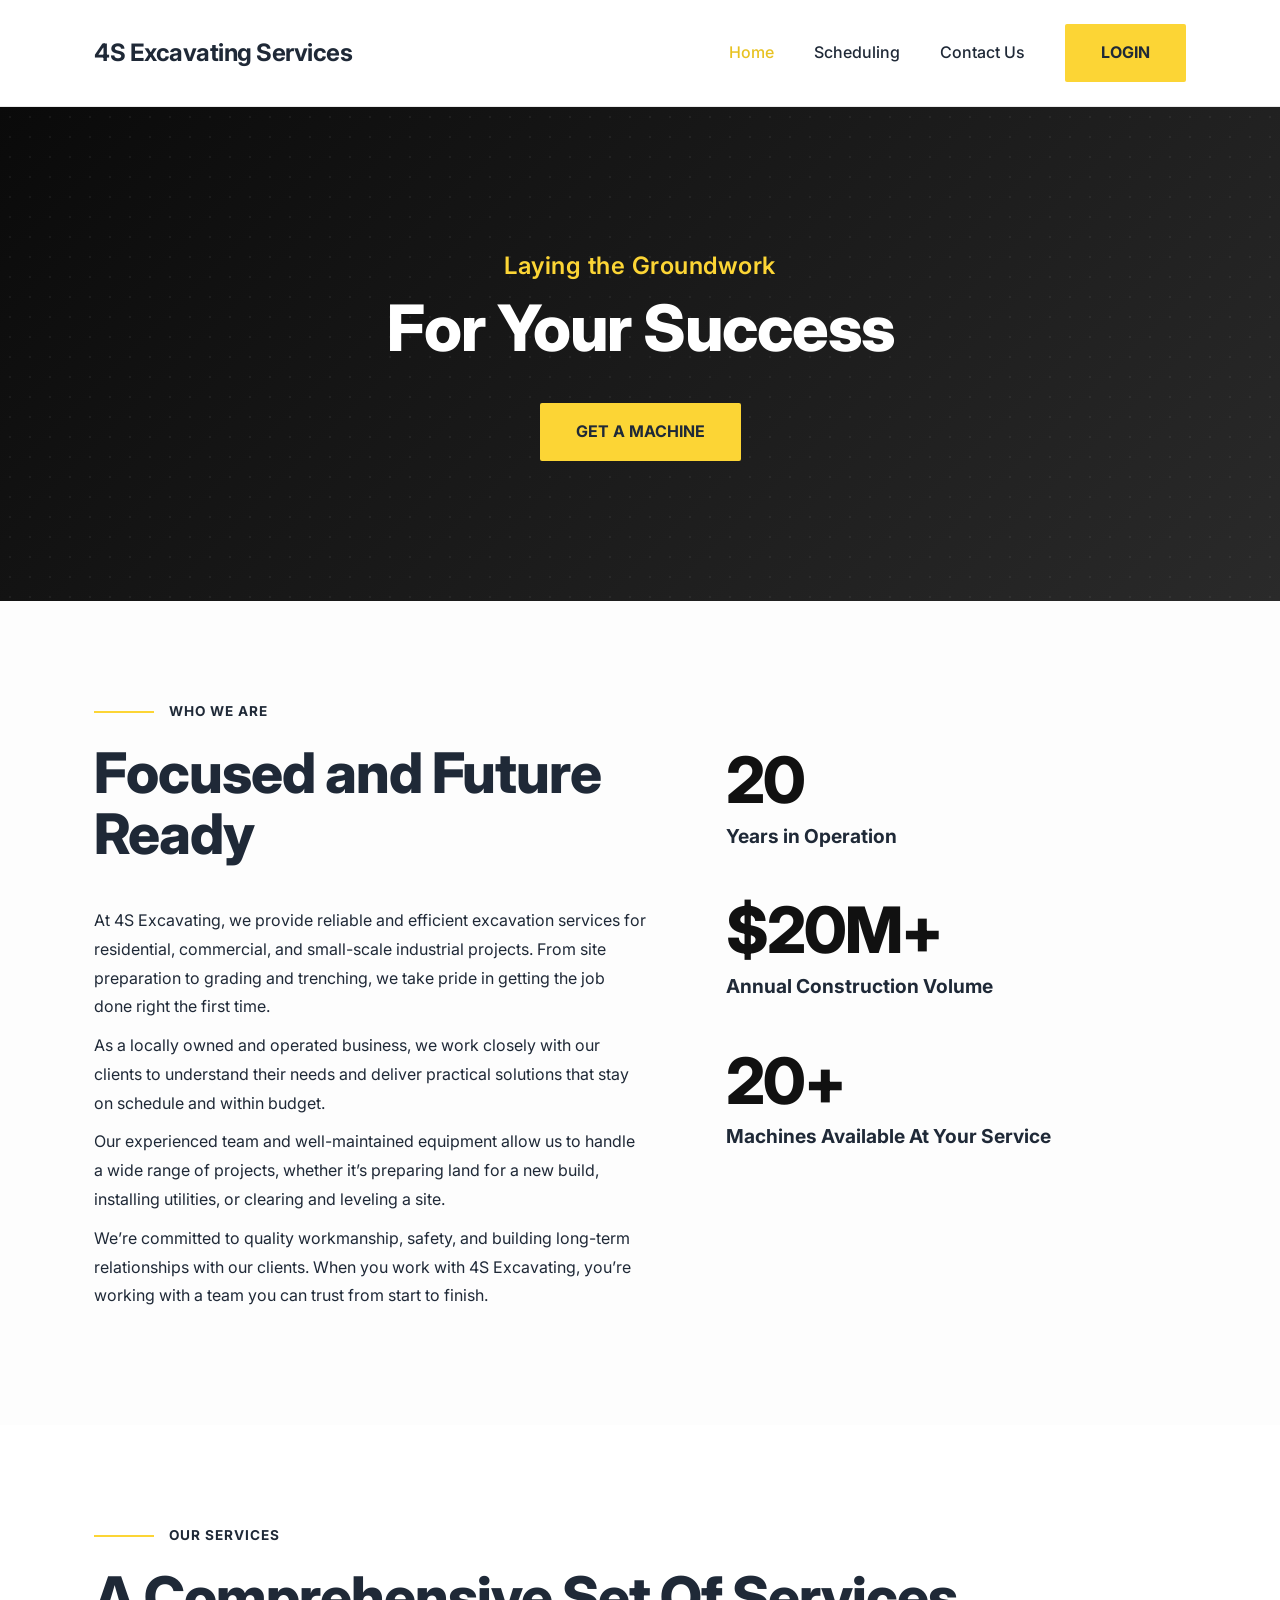
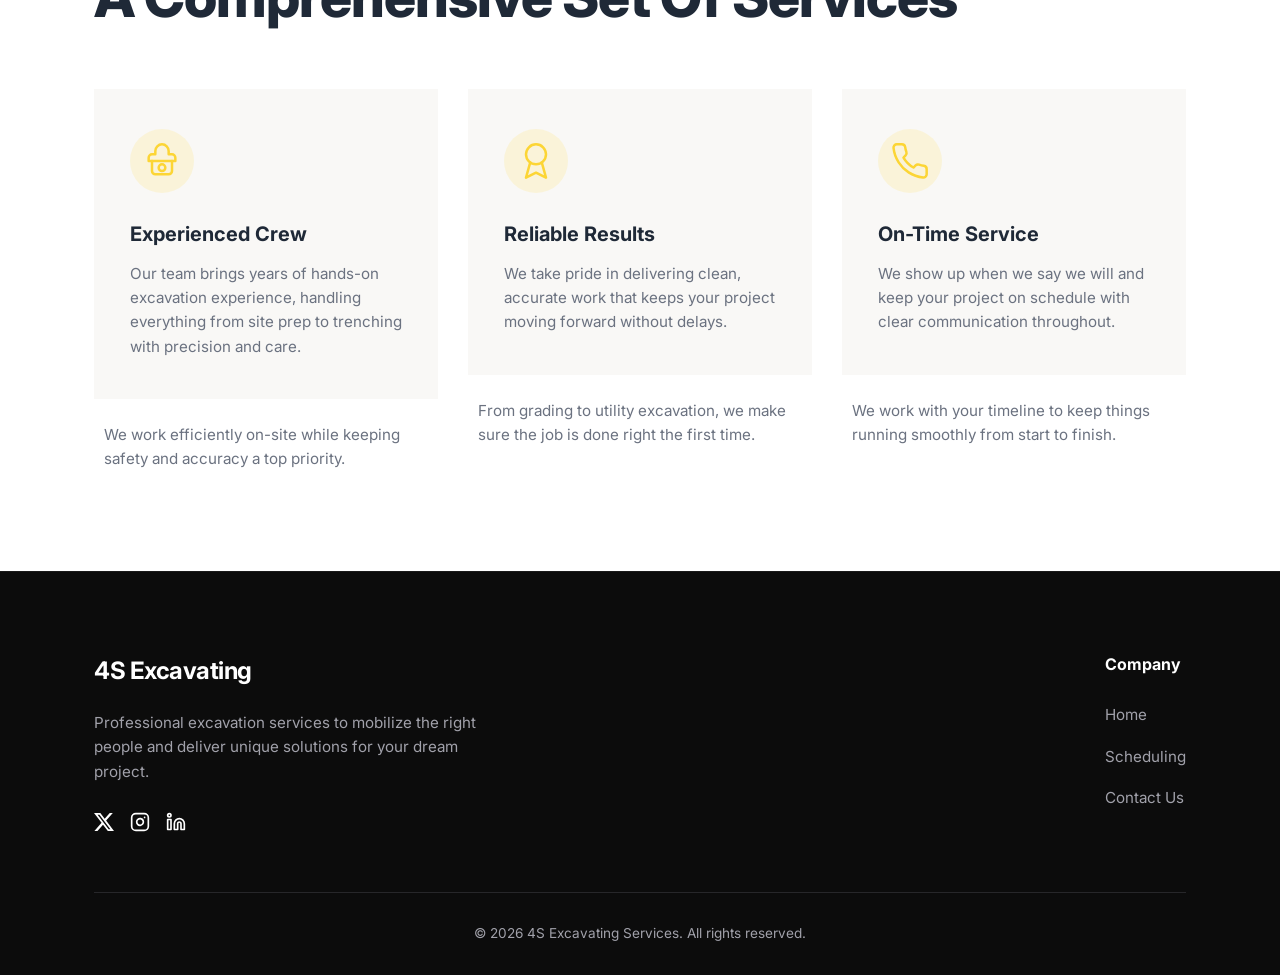
<file: index.html>
<!-- 
Shreyas Hegde
2026-03-28
landing page for the site
-->

<!DOCTYPE html>
<html lang="en">

<head>
    <meta charset="UTF-8">
    <meta name="viewport" content="width=device-width, initial-scale=1.0">
    <meta name="description" content="4S Excavating Services - Professional for your dream project.">
    <title>4S Excavating Services</title>
    <link rel="stylesheet" href="styles/style.css">
    <script src="js/mobileMenu.js"></script>
    <script src="js/script.js"></script>
</head>

<body>
    <!-- Navbar -->
    <header class="header">
        <div class="container nav-container">
            <a href="#" class="logo">4S Excavating Services</a>
            <nav class="nav">
                <ul class="nav-list">
                    <li><a href="index.html" class="nav-link active"><span class="link-text">Home</span><span
                                class="mobile-arrow">&rsaquo;</span></a></li>
                    <li><a href="scheduling.html" class="nav-link"><span class="link-text">Scheduling</span><span
                                class="mobile-arrow">&rsaquo;</span></a></li>
                    <li><a href="message.html" class="nav-link"><span class="link-text">Contact Us</span><span
                                class="mobile-arrow">&rsaquo;</span></a></li>
                    <li class="login-item">
                        <a href="login.html" class="btn btn-primary" id="admin-nav-btn">Login</a>
                    </li>
                    <li class="mobile-socials">
                        <a href="#">Facebook</a>
                        <a href="#">Instagram</a>
                        <a href="#">Twitter</a>
                    </li>
                </ul>
            </nav>
            <button class="mobile-menu-btn" aria-label="Toggle menu">
                <span class="bar"></span>
                <span class="bar"></span>
                <span class="bar"></span>
            </button>
        </div>
    </header>

    <!-- Hero Section -->
    <section class="hero">
        <div class="hero-bg"></div>
        <div class="container hero-content">
            <h2 class="subtitle">Laying the Groundwork</h2>
            <h1 class="title">For Your Success</h1>
            <a href="scheduling.html" class="btn btn-primary">GET A MACHINE</a>
        </div>
    </section>

    <!-- About Section -->
    <section class="about section-animate slide-up">
        <div class="container about-container">
            <div class="about-left">
                <div class="section-tag">
                    <span class="line"></span> WHO WE ARE
                </div>
                <h2>Focused and Future Ready</h2>
                <div class="about-text">
                    <p>At 4S Excavating, we provide reliable and efficient excavation services for residential,
                        commercial, and small-scale industrial projects. From site preparation to grading and trenching,
                        we take pride in getting the job done right the first time.</p>

                    <p>As a locally owned and operated business, we work closely with our clients to understand their
                        needs and deliver practical solutions that stay on schedule and within budget.</p>

                    <p>Our experienced team and well-maintained equipment allow us to handle a wide range of projects,
                        whether it’s preparing land for a new build, installing utilities, or clearing and leveling a
                        site.</p>

                    <p>We’re committed to quality workmanship, safety, and building long-term relationships with our
                        clients. When you work with 4S Excavating, you’re working with a team you can trust from start
                        to
                        finish.</p>
                </div>
            </div>
            <div class="about-right">
                <div class="stat-item">
                    <h3 class="stat-number">20</h3>
                    <p class="stat-label">Years in Operation</p>
                </div>
                <div class="stat-item">
                    <h3 class="stat-number">$20M+</h3>
                    <p class="stat-label">Annual Construction Volume</p>
                </div>
                <div class="stat-item">
                    <h3 class="stat-number">20+</h3>
                    <p class="stat-label">Machines Available At Your Service</p>
                </div>
            </div>
        </div>
    </section>

    <!-- Features Section -->
    <section class="features">
        <div class="container">
            <div class="section-tag section-animate slide-left">
                <span class="line"></span> OUR SERVICES
            </div>
            <h2 class="features-title section-animate slide-left" style="animation-delay: 0.1s">A Comprehensive Set Of
                Services</h2>

            <div class="features-grid">

                <!-- Column 1 -->
                <div class="feature-column section-animate slide-left" style="animation-delay: 0.2s">
                    <div class="card">
                        <div class="icon-wrapper">
                            <!-- User icon with hard hat -->
                            <svg width="40" height="40" viewBox="0 0 24 24" fill="none" stroke="currentColor"
                                stroke-width="1.5" stroke-linecap="round" stroke-linejoin="round">
                                <path
                                    d="M12 2a4 4 0 0 0-4 4v2H6a2 2 0 0 0-2 2v2h16v-2a2 2 0 0 0-2-2h-2V6a4 4 0 0 0-4-4z">
                                </path>
                                <path d="M6 12v6a2 2 0 0 0 2 2h8a2 2 0 0 0 2-2v-6"></path>
                                <circle cx="12" cy="16" r="2"></circle>
                            </svg>
                        </div>
                        <div class="card-text">
                            <h3>Experienced Crew</h3>
                            <p>Our team brings years of hands-on excavation experience, handling everything from site
                                prep to trenching with precision and care.</p>
                        </div>
                    </div>
                    <p class="bottom-text">We work efficiently on-site while keeping safety and accuracy a top priority.
                    </p>
                </div>

                <!-- Column 2 -->
                <div class="feature-column section-animate slide-left" style="animation-delay: 0.3s">
                    <div class="card">
                        <div class="icon-wrapper">
                            <!-- Certificate icon -->
                            <svg width="40" height="40" viewBox="0 0 24 24" fill="none" stroke="currentColor"
                                stroke-width="1.5" stroke-linecap="round" stroke-linejoin="round">
                                <path d="M12 15l-2 5l9-4l-9-4l2 5z" opacity="0"></path>
                                <circle cx="12" cy="8" r="6"></circle>
                                <path d="M15.5 13L18 22l-6-3l-6 3l2.5-9"></path>
                            </svg>
                        </div>
                        <div class="card-text">
                            <h3>Reliable Results</h3>
                            <p>We take pride in delivering clean, accurate work that keeps your project moving forward
                                without delays.</p>
                        </div>
                    </div>
                    <p class="bottom-text">From grading to utility excavation, we make sure the job is done right the
                        first time.</p>
                </div>

                <!-- Column 3 -->
                <div class="feature-column section-animate slide-left" style="animation-delay: 0.4s">
                    <div class="card">
                        <div class="icon-wrapper">
                            <!-- Phone/Support icon -->
                            <svg width="40" height="40" viewBox="0 0 24 24" fill="none" stroke="currentColor"
                                stroke-width="1.5" stroke-linecap="round" stroke-linejoin="round">
                                <path
                                    d="M22 16.92v3a2 2 0 0 1-2.18 2 19.79 19.79 0 0 1-8.63-3.07 19.5 19.5 0 0 1-6-6 19.79 19.79 0 0 1-3.07-8.67A2 2 0 0 1 4.11 2h3a2 2 0 0 1 2 1.72 12.84 12.84 0 0 0 .7 2.81 2 2 0 0 1-.45 2.11L8.09 9.91a16 16 0 0 0 6 6l1.27-1.27a2 2 0 0 1 2.11-.45 12.84 12.84 0 0 0 2.81.7A2 2 0 0 1 22 16.92z">
                                </path>
                            </svg>
                        </div>
                        <div class="card-text">
                            <h3>On-Time Service</h3>
                            <p>We show up when we say we will and keep your project on schedule with clear communication
                                throughout.</p>
                        </div>
                    </div>
                    <p class="bottom-text">We work with your timeline to keep things running smoothly from start to
                        finish.</p>
                </div>

            </div>
        </div>
    </section>
    <!-- Footer -->
    <footer class="footer">
        <div class="container">
            <div class="footer-top">
                <div class="footer-brand">
                    <a href="index.html" class="footer-logo">
                        4S Excavating
                    </a>
                    <p class="footer-desc">Professional excavation services to mobilize the right people and deliver
                        unique solutions for your dream project.</p>
                    <div class="footer-socials">
                        <a href="#" aria-label="X">
                            <svg width="20" height="20" viewBox="0 0 24 24" fill="currentColor">
                                <path
                                    d="M18.901 1.153h3.68l-8.04 9.19L24 22.846h-7.406l-5.8-7.584-6.638 7.584H.474l8.6-9.83L0 1.154h7.594l5.243 6.932ZM17.61 20.644h2.039L6.486 3.24H4.298Z" />
                            </svg>
                        </a>
                        <a href="#" aria-label="Instagram">
                            <svg width="20" height="20" viewBox="0 0 24 24" fill="none" stroke="currentColor"
                                stroke-width="2" stroke-linecap="round" stroke-linejoin="round">
                                <rect x="2" y="2" width="20" height="20" rx="5" ry="5"></rect>
                                <path d="M16 11.37A4 4 0 1 1 12.63 8 4 4 0 0 1 16 11.37z"></path>
                                <line x1="17.5" y1="6.5" x2="17.51" y2="6.5"></line>
                            </svg>
                        </a>
                        <a href="#" aria-label="LinkedIn">
                            <svg width="20" height="20" viewBox="0 0 24 24" fill="none" stroke="currentColor"
                                stroke-width="2" stroke-linecap="round" stroke-linejoin="round">
                                <path
                                    d="M16 8a6 6 0 0 1 6 6v7h-4v-7a2 2 0 0 0-2-2 2 2 0 0 0-2 2v7h-4v-7a6 6 0 0 1 6-6z">
                                </path>
                                <rect x="2" y="9" width="4" height="12"></rect>
                                <circle cx="4" cy="4" r="2"></circle>
                            </svg>
                        </a>
                    </div>
                </div>
                <div class="footer-links-container">
                    <div class="footer-col">
                        <h4>Company</h4>
                        <ul>
                            <li><a href="index.html">Home</a></li>
                            <li><a href="scheduling.html">Scheduling</a></li>
                            <li><a href="message.html">Contact Us</a></li>
                        </ul>
                    </div>
                </div>
            </div>
            <div class="footer-bottom">
                <p>&copy; 2026 4S Excavating Services. All rights reserved.</p>
            </div>
        </div>
    </footer>
</body>

</html>
</file>
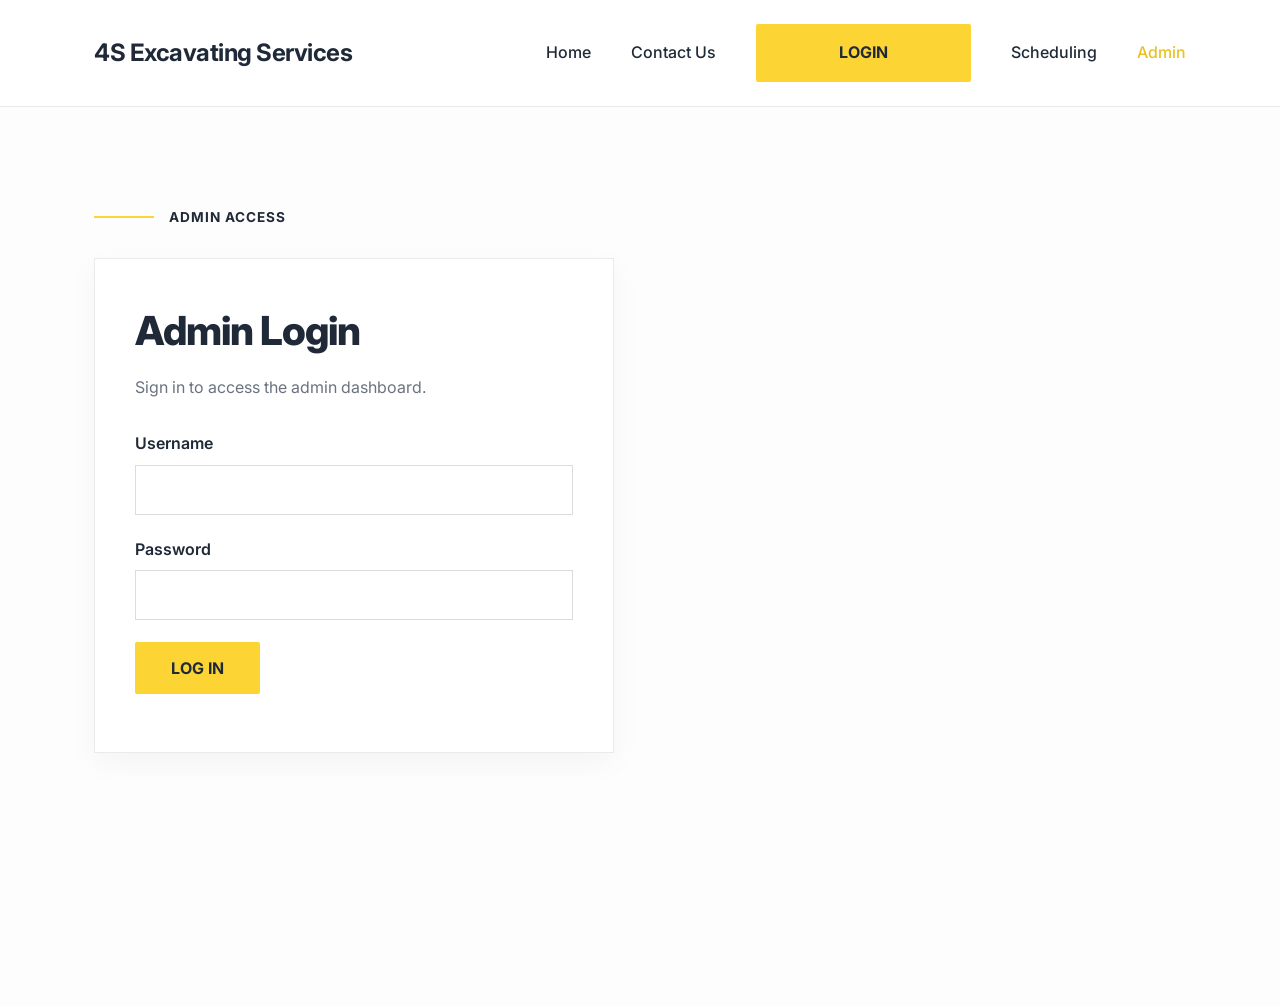
<file: admin-login.html>
<!DOCTYPE html>
<html lang="en">
<head>
    <!--
        Name: Group
        Date: 2026-03-30
        Description: Admin login page for 4S Excavating Services.
    -->
    <meta charset="UTF-8">
    <meta name="viewport" content="width=device-width, initial-scale=1.0">
    <meta name="description" content="Admin login page for 4S Excavating Services.">
    <title>Admin Login | 4S Excavating Services</title>
    <link rel="stylesheet" href="styles/style.css">
    <script src="js/mobileMenu.js"></script>
    <script src="js/script.js"></script>
</head>
<body>
    <!-- Navbar -->
    <header class="header">
        <div class="container nav-container">
            <a href="index.html" class="logo">4S Excavating Services</a>

            <nav class="nav">
                <ul class="nav-list">
                    <li>
                        <a href="index.html" class="nav-link">
                            <span class="link-text">Home</span>
                            <span class="mobile-arrow">&rsaquo;</span>
                        </a>
                    </li>
                    <li>
                        <a href="#" class="nav-link">
                            <span class="link-text">Contact Us</span>
                            <span class="mobile-arrow">&rsaquo;</span>
                        </a>
                    </li>
                    <li class="login-item"><a href="login.php" class="btn btn-primary login-btn">Login</a></li>
                    <li>
                        <a href="#" class="nav-link">
                            <span class="link-text">Scheduling</span>
                            <span class="mobile-arrow">&rsaquo;</span>
                        </a>
                    </li>
                    <li>
                        <a href="admin-login.html" class="nav-link active">
                            <span class="link-text">Admin</span>
                            <span class="mobile-arrow">&rsaquo;</span>
                        </a>
                    </li>
                    <li class="mobile-socials">
                        <a href="#">Facebook</a>
                        <a href="#">Instagram</a>
                        <a href="#">Twitter</a>
                    </li>
                </ul>
            </nav>

            <button class="mobile-menu-btn" aria-label="Toggle menu">
                <span class="bar"></span>
                <span class="bar"></span>
                <span class="bar"></span>
            </button>
        </div>
    </header>

    <main class="admin-page">
        <section class="admin-login-section">
            <div class="container">
                <div class="section-tag">
                    <span class="line"></span> ADMIN ACCESS
                </div>

                <div class="admin-login-card">
                    <h1>Admin Login</h1>
                    <p class="admin-login-text">
                        Sign in to access the admin dashboard.
                    </p>

                    <form id="admin-login-form">
                        <div class="form-group">
                            <label for="username">Username</label>
                            <input type="text" id="username" name="username">
                        </div>

                        <div class="form-group">
                            <label for="password">Password</label>
                            <input type="password" id="password" name="password">
                        </div>

                        <button type="submit" class="btn btn-primary">Log In</button>
                    </form>

                    <p id="login-message" class="form-message"></p>
                </div>
            </div>
        </section>
    </main>
    <script src="js/admin-login.js"></script>
</body>
</html>
</file>
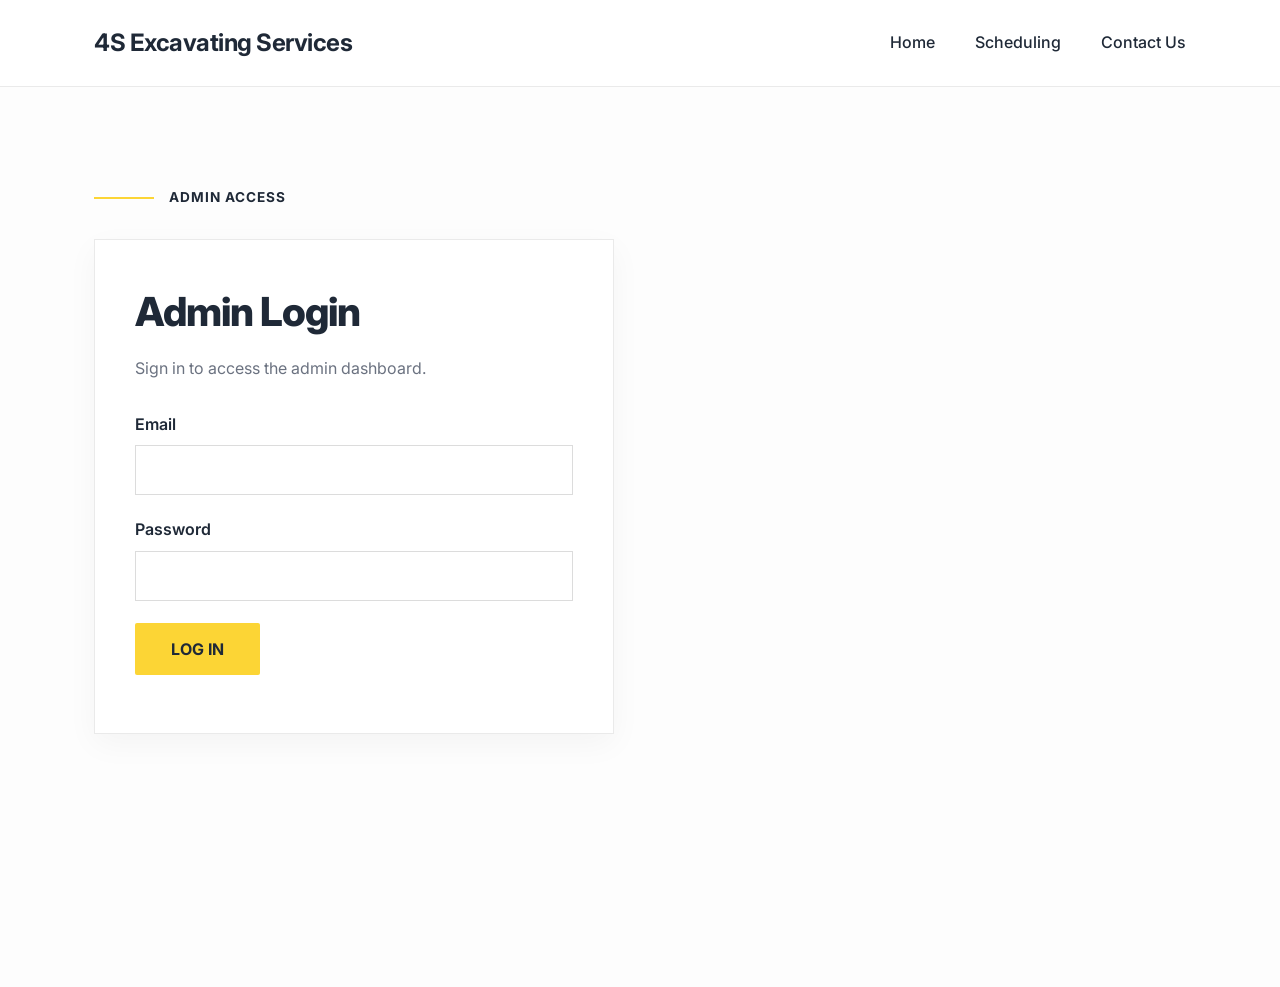
<file: login.html>
<!-- 
Gurbaz Sogi
2026-03-30
Login page to enter admin mode
-->

<!DOCTYPE html>
<html lang="en">

<head>
    <meta charset="utf-8">
    <title>Admin Login</title>
    <meta name="viewport" content="width=device-width, initial-scale=1.0">
    <link rel="stylesheet" href="styles/style.css">
    <script src="js/mobileMenu.js"></script>
    <script src="js/script.js"></script>
    <script src="js/admin-login.js"></script>
</head>

<body>
    <!-- Navbar -->
    <header class="header">
        <div class="container nav-container">
            <a href="index.php" class="logo">4S Excavating Services</a>

            <nav class="nav">
                <ul class="nav-list">
                    <li>
                        <a href="index.php" class="nav-link">
                            <span class="link-text">Home</span>
                            <span class="mobile-arrow">&rsaquo;</span>
                        </a>
                    </li>
                    <li>
                        <a href="scheduling.php" class="nav-link">
                            <span class="link-text">Scheduling</span>
                            <span class="mobile-arrow">&rsaquo;</span>
                        </a>
                    </li>
                    <li>
                        <a href="message.php" class="nav-link">
                            <span class="link-text">Contact Us</span>
                            <span class="mobile-arrow">&rsaquo;</span>
                        </a>
                    </li>
                    <li class="mobile-socials">
                        <a href="#">Facebook</a>
                        <a href="#">Instagram</a>
                        <a href="#">Twitter</a>
                    </li>
                </ul>
            </nav>

            <button class="mobile-menu-btn" aria-label="Toggle menu">
                <span class="bar"></span>
                <span class="bar"></span>
                <span class="bar"></span>
            </button>
        </div>
    </header>

    <main class="admin-page">
        <section class="admin-login-section">
            <div class="container">
                <div class="section-tag">
                    <span class="line"></span> ADMIN ACCESS
                </div>

                <div class="admin-login-card">
                    <h1>Admin Login</h1>
                    <p class="admin-login-text">
                        Sign in to access the admin dashboard.
                    </p>

                    <form id="admin-login-form" method="post" action="backend/login.php">
                        <div class="form-group">
                            <label for="email">Email</label>
                            <input type="email" id="email" name="email">
                        </div>

                        <div class="form-group">
                            <label for="password">Password</label>
                            <input type="password" id="password" name="password">
                        </div>

                        <button type="submit" class="btn btn-primary">Log In</button>
                    </form>

                    <p id="login-message" class="form-message"></p>
                </div>
            </div>
        </section>
    </main>
</body>

</html>
</file>
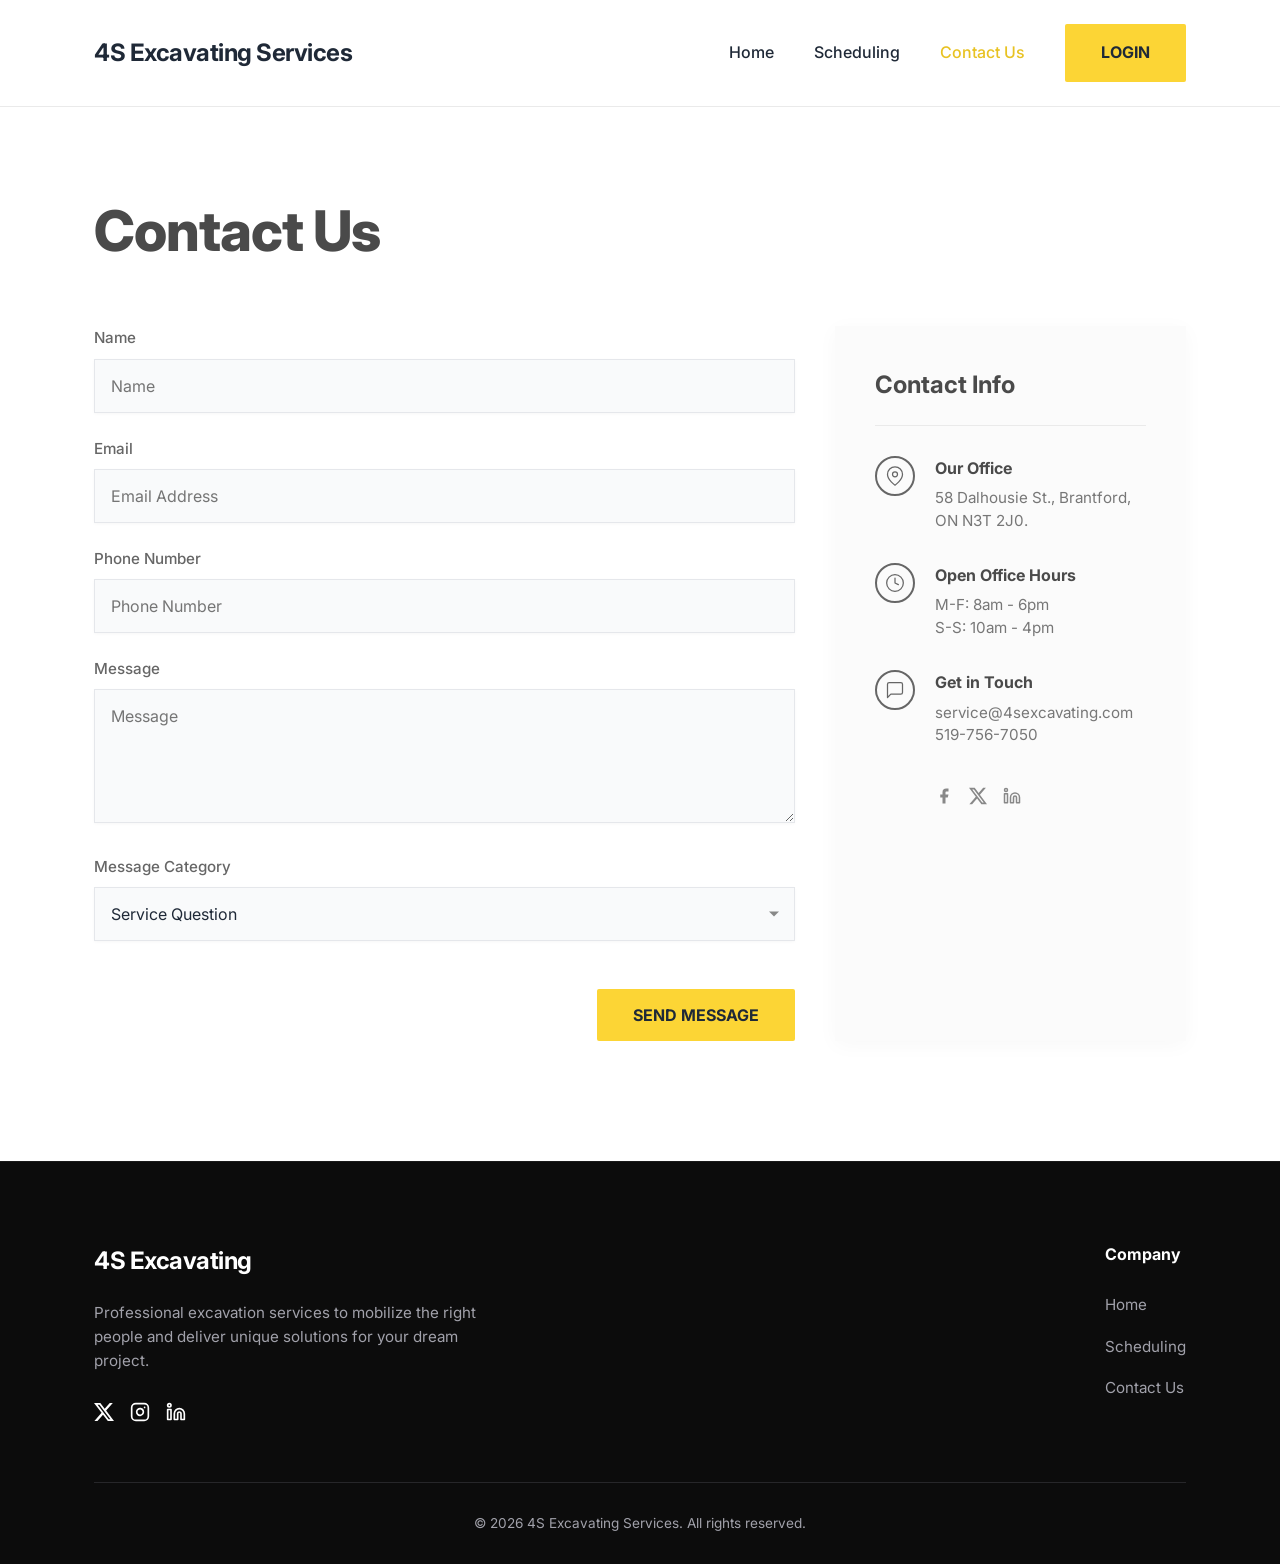
<file: message.html>
<!-- 
Shreyas Hegde
2026-03-31
Page for sending messages
-->

<!DOCTYPE html>
<html lang="en">

<head>
    <meta charset="UTF-8">
    <meta name="viewport" content="width=device-width, initial-scale=1.0">
    <meta name="description" content="4S Excavating Services - Professional for your dream project.">
    <title>Contact Us</title>
    <link rel="stylesheet" href="styles/style.css">
    <script src="js/mobileMenu.js"></script>
    <script src="js/script.js"></script>
    <script src="js/messages.js"></script>
</head>

<body>
    <!-- Navbar -->
    <header class="header">
        <div class="container nav-container">
            <a href="#" class="logo">4S Excavating Services</a>
            <nav class="nav">
                <ul class="nav-list">
                    <li><a href="index.html" class="nav-link"><span class="link-text">Home</span><span
                                class="mobile-arrow">&rsaquo;</span></a></li>
                    <li><a href="scheduling.html" class="nav-link"><span class="link-text">Scheduling</span><span
                                class="mobile-arrow">&rsaquo;</span></a></li>
                    <li><a href="message.html" class="nav-link active"><span class="link-text">Contact Us</span><span
                                class="mobile-arrow">&rsaquo;</span></a></li>
                    <li class="login-item">
                        <a href="login.html" class="btn btn-primary" id="admin-nav-btn">Login</a>
                    </li>
                    <li class="mobile-socials">
                        <a href="#">Facebook</a>
                        <a href="#">Instagram</a>
                        <a href="#">Twitter</a>
                    </li>
                </ul>
            </nav>
            <button class="mobile-menu-btn" aria-label="Toggle menu">
                <span class="bar"></span>
                <span class="bar"></span>
                <span class="bar"></span>
            </button>
        </div>
    </header>

    <section class="contact-page">
        <div class="container section-animate slide-up">
            <h1 class="contact-title">Contact Us</h1>

            <div class="contact-grid">
                <!-- Left Side: Form -->
                <div class="contact-form-col">
                    <form class="contact-form" id="contact-form">
                        <div class="form-control">
                            <label for="name">Name</label>
                            <input type="text" id="name" name="name" placeholder="Name" required>
                        </div>
                        <div class="form-control">
                            <label for="email">Email</label>
                            <input type="email" id="email" name="email" placeholder="Email Address" required>
                        </div>
                        <div class="form-control">
                            <label for="phone">Phone Number</label>
                            <input type="tel" id="phone" name="phone" placeholder="Phone Number">
                        </div>
                        <div class="form-control">
                            <label for="message">Message</label>
                            <textarea id="message" name="message" placeholder="Message" rows="5" required></textarea>
                        </div>
                        <div class="form-control">
                            <label for="category">Message Category</label>
                            <div class="select-wrapper">
                                <select id="category" name="category" required>
                                    <option value="service" selected>Service Question</option>
                                    <option value="billing">Billing Inquiry</option>
                                    <option value="general">General Support</option>
                                </select>
                                <div class="select-arrow"></div>
                            </div>
                        </div>
                        <button type="submit" class="btn btn-primary" id="submit-btn">SEND MESSAGE</button>
                    </form>
                </div>

                <!-- Right Side: Info Card -->
                <div class="contact-info-col">
                    <div class="contact-info-card">
                        <h2>Contact Info</h2>
                        <div class="info-item">
                            <div class="info-icon">
                                <svg width="24" height="24" viewBox="0 0 24 24" fill="none" stroke="currentColor"
                                    stroke-width="1.5" stroke-linecap="round" stroke-linejoin="round">
                                    <path d="M21 10c0 7-9 13-9 13s-9-6-9-13a9 9 0 0 1 18 0z"></path>
                                    <circle cx="12" cy="10" r="3"></circle>
                                </svg>
                            </div>
                            <div class="info-text">
                                <h3>Our Office</h3>
                                <p>58 Dalhousie St., Brantford, ON N3T 2J0.</p>
                            </div>
                        </div>
                        <div class="info-item">
                            <div class="info-icon">
                                <svg width="24" height="24" viewBox="0 0 24 24" fill="none" stroke="currentColor"
                                    stroke-width="1.5" stroke-linecap="round" stroke-linejoin="round">
                                    <circle cx="12" cy="12" r="10"></circle>
                                    <polyline points="12 6 12 12 16 14"></polyline>
                                </svg>
                            </div>
                            <div class="info-text">
                                <h3>Open Office Hours</h3>
                                <p>M-F: 8am - 6pm<br>S-S: 10am - 4pm</p>
                            </div>
                        </div>
                        <div class="info-item">
                            <div class="info-icon">
                                <svg width="24" height="24" viewBox="0 0 24 24" fill="none" stroke="currentColor"
                                    stroke-width="1.5" stroke-linecap="round" stroke-linejoin="round">
                                    <path d="M21 15a2 2 0 0 1-2 2H7l-4 4V5a2 2 0 0 1 2-2h14a2 2 0 0 1 2 2z"></path>
                                </svg>
                            </div>
                            <div class="info-text">
                                <h3>Get in Touch</h3>
                                <p>service@4sexcavating.com<br>519-756-7050</p>
                            </div>
                        </div>
                        <div class="info-socials">
                            <!-- Social icons -->
                            <a href="#" aria-label="Facebook"><svg width="18" height="18" viewBox="0 0 24 24"
                                    fill="currentColor">
                                    <path d="M18 2h-3a5 5 0 0 0-5 5v3H7v4h3v8h4v-8h3l1-4h-4V7a1 1 0 0 1 1-1h3z"></path>
                                </svg></a>
                            <a href="#" aria-label="X"><svg width="18" height="18" viewBox="0 0 24 24"
                                    fill="currentColor">
                                    <path
                                        d="M18.901 1.153h3.68l-8.04 9.19L24 22.846h-7.406l-5.8-7.584-6.638 7.584H.474l8.6-9.83L0 1.154h7.594l5.243 6.932ZM17.61 20.644h2.039L6.486 3.24H4.298Z" />
                                </svg></a>
                            <a href="#" aria-label="LinkedIn"><svg width="18" height="18" viewBox="0 0 24 24"
                                    fill="none" stroke="currentColor" stroke-width="2" stroke-linecap="round"
                                    stroke-linejoin="round">
                                    <path
                                        d="M16 8a6 6 0 0 1 6 6v7h-4v-7a2 2 0 0 0-2-2 2 2 0 0 0-2 2v7h-4v-7a6 6 0 0 1 6-6z">
                                    </path>
                                    <rect x="2" y="9" width="4" height="12"></rect>
                                    <circle cx="4" cy="4" r="2"></circle>
                                </svg></a>
                        </div>
                    </div>
                </div>
            </div>
        </div>
    </section>

    <!-- Modal -->
    <div id="status-modal" class="modal">
        <div class="modal-content slide-left" id="modal-content">
            <span class="close-btn" id="close-modal-btn">&times;</span>
            <h2 id="modal-title">Status</h2>
            <p id="modal-text">Message goes here.</p>
        </div>
    </div>

    <!-- Footer -->
    <footer class="footer">
        <div class="container">
            <div class="footer-top">
                <div class="footer-brand">
                    <a href="index.html" class="footer-logo">
                        4S Excavating
                    </a>
                    <p class="footer-desc">Professional excavation services to mobilize the right people and deliver
                        unique solutions for your dream project.</p>
                    <div class="footer-socials">
                        <a href="#" aria-label="X">
                            <svg width="20" height="20" viewBox="0 0 24 24" fill="currentColor">
                                <path
                                    d="M18.901 1.153h3.68l-8.04 9.19L24 22.846h-7.406l-5.8-7.584-6.638 7.584H.474l8.6-9.83L0 1.154h7.594l5.243 6.932ZM17.61 20.644h2.039L6.486 3.24H4.298Z" />
                            </svg>
                        </a>
                        <a href="#" aria-label="Instagram">
                            <svg width="20" height="20" viewBox="0 0 24 24" fill="none" stroke="currentColor"
                                stroke-width="2" stroke-linecap="round" stroke-linejoin="round">
                                <rect x="2" y="2" width="20" height="20" rx="5" ry="5"></rect>
                                <path d="M16 11.37A4 4 0 1 1 12.63 8 4 4 0 0 1 16 11.37z"></path>
                                <line x1="17.5" y1="6.5" x2="17.51" y2="6.5"></line>
                            </svg>
                        </a>
                        <a href="#" aria-label="LinkedIn">
                            <svg width="20" height="20" viewBox="0 0 24 24" fill="none" stroke="currentColor"
                                stroke-width="2" stroke-linecap="round" stroke-linejoin="round">
                                <path
                                    d="M16 8a6 6 0 0 1 6 6v7h-4v-7a2 2 0 0 0-2-2 2 2 0 0 0-2 2v7h-4v-7a6 6 0 0 1 6-6z">
                                </path>
                                <rect x="2" y="9" width="4" height="12"></rect>
                                <circle cx="4" cy="4" r="2"></circle>
                            </svg>
                        </a>
                    </div>
                </div>
                <div class="footer-links-container">
                    <div class="footer-col">
                        <h4>Company</h4>
                        <ul>
                            <li><a href="index.html">Home</a></li>
                            <li><a href="scheduling.html">Scheduling</a></li>
                            <li><a href="message.html">Contact Us</a></li>
                        </ul>
                    </div>
                </div>
            </div>
            <div class="footer-bottom">
                <p>&copy; 2026 4S Excavating Services. All rights reserved.</p>
            </div>
        </div>
    </footer>
</body>

</html>
</file>
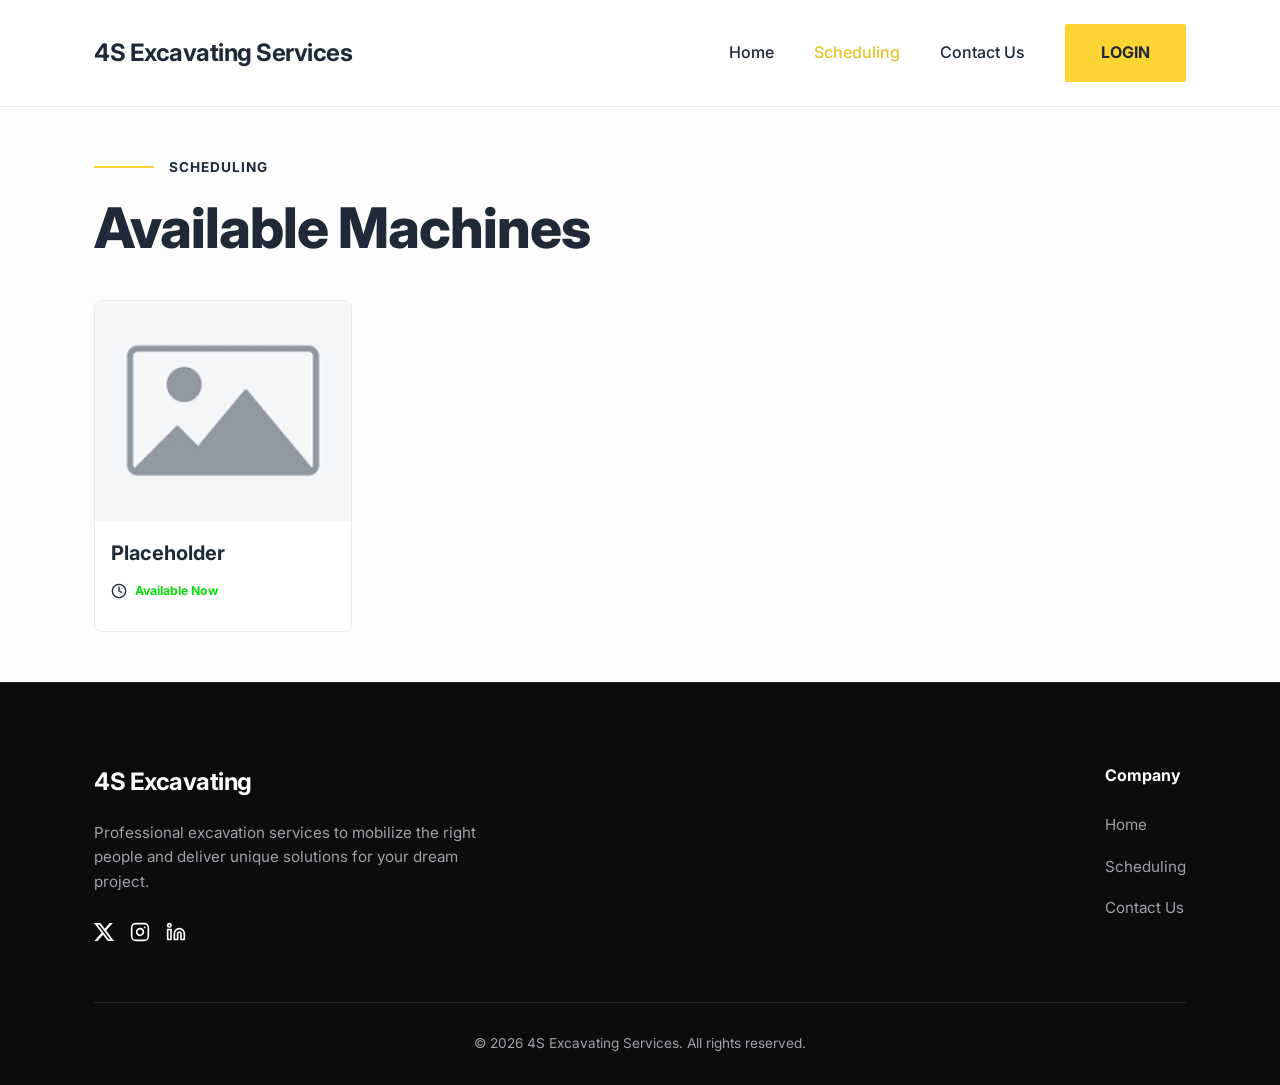
<file: scheduling.html>
<!-- 
Eli Wood
2026-03-30
Page for viewing machines and their availability
-->

<!DOCTYPE html>
<html lang="en">

<head>
    <meta charset="UTF-8">
    <meta name="viewport" content="width=device-width, initial-scale=1.0">
    <meta name="description" content="4S Excavating Services - Professional for your dream project.">
    <title>Machine Scheduling</title>
    <link rel="stylesheet" href="styles/style.css">
    <script src="js/mobileMenu.js"></script>
    <script src="js/script.js"></script>
    <script src="js/machines.js"></script>
</head>

<body>
    <!-- Navbar -->
    <header class="header">
        <div class="container nav-container">
            <a href="#" class="logo">4S Excavating Services</a>
            <nav class="nav">
                <ul class="nav-list">
                    <li><a href="index.html" class="nav-link"><span class="link-text">Home</span><span
                                class="mobile-arrow">&rsaquo;</span></a></li>
                    <li><a href="scheduling.html" class="nav-link active"><span class="link-text">Scheduling</span><span
                                class="mobile-arrow">&rsaquo;</span></a></li>
                    <li><a href="message.html" class="nav-link"><span class="link-text">Contact Us</span><span
                                class="mobile-arrow">&rsaquo;</span></a></li>
                    <li class="login-item">
                        <a href="login.html" class="btn btn-primary" id="admin-nav-btn">Login</a>
                    </li>
                    <li class="mobile-socials">
                        <a href="#">Facebook</a>
                        <a href="#">Instagram</a>
                        <a href="#">Twitter</a>
                    </li>
                </ul>
            </nav>
            <button class="mobile-menu-btn" aria-label="Toggle menu">
                <span class="bar"></span>
                <span class="bar"></span>
                <span class="bar"></span>
            </button>
        </div>
    </header>

    <section class="machines section-animate slide-up">
        <div class="container schedule-container">
            <div class="section-tag">
                <span class="line"></span> SCHEDULING
            </div>
            <h2>Available Machines</h2>
            <div class="machines-container">

            </div>
        </div>
    </section>
    <!-- Footer -->
    <footer class="footer">
        <div class="container">
            <div class="footer-top">
                <div class="footer-brand">
                    <a href="index.html" class="footer-logo">
                        4S Excavating
                    </a>
                    <p class="footer-desc">Professional excavation services to mobilize the right people and deliver
                        unique solutions for your dream project.</p>
                    <div class="footer-socials">
                        <a href="#" aria-label="X">
                            <svg width="20" height="20" viewBox="0 0 24 24" fill="currentColor">
                                <path
                                    d="M18.901 1.153h3.68l-8.04 9.19L24 22.846h-7.406l-5.8-7.584-6.638 7.584H.474l8.6-9.83L0 1.154h7.594l5.243 6.932ZM17.61 20.644h2.039L6.486 3.24H4.298Z" />
                            </svg>
                        </a>
                        <a href="#" aria-label="Instagram">
                            <svg width="20" height="20" viewBox="0 0 24 24" fill="none" stroke="currentColor"
                                stroke-width="2" stroke-linecap="round" stroke-linejoin="round">
                                <rect x="2" y="2" width="20" height="20" rx="5" ry="5"></rect>
                                <path d="M16 11.37A4 4 0 1 1 12.63 8 4 4 0 0 1 16 11.37z"></path>
                                <line x1="17.5" y1="6.5" x2="17.51" y2="6.5"></line>
                            </svg>
                        </a>
                        <a href="#" aria-label="LinkedIn">
                            <svg width="20" height="20" viewBox="0 0 24 24" fill="none" stroke="currentColor"
                                stroke-width="2" stroke-linecap="round" stroke-linejoin="round">
                                <path
                                    d="M16 8a6 6 0 0 1 6 6v7h-4v-7a2 2 0 0 0-2-2 2 2 0 0 0-2 2v7h-4v-7a6 6 0 0 1 6-6z">
                                </path>
                                <rect x="2" y="9" width="4" height="12"></rect>
                                <circle cx="4" cy="4" r="2"></circle>
                            </svg>
                        </a>
                    </div>
                </div>
                <div class="footer-links-container">
                    <div class="footer-col">
                        <h4>Company</h4>
                        <ul>
                            <li><a href="index.html">Home</a></li>
                            <li><a href="scheduling.html">Scheduling</a></li>
                            <li><a href="message.html">Contact Us</a></li>
                        </ul>
                    </div>
                </div>
            </div>
            <div class="footer-bottom">
                <p>&copy; 2026 4S Excavating Services. All rights reserved.</p>
            </div>
        </div>
    </footer>
</body>

</html>
</file>
<file: styles/style.css>
/* 
 * Main Styling for all pages
 */

@import url('https://fonts.googleapis.com/css2?family=Inter:wght@400;500;600;700;800&display=swap');

:root {
    --clr-yellow: #fcd535;
    --clr-yellow-hover: #e8c222;
    --clr-dark: #111111;
    --clr-darker: #0a0a0a;
    --clr-white: #ffffff;
    --clr-bg-light: #fdfdfd;
    --clr-card-bg: #f5f5f5;
    --text-dark: #1f2937;
    --text-light: #ffffff;
    --text-muted: #6b7280;

    --font-main: 'Inter', sans-serif;
}

* {
    margin: 0;
    padding: 0;
    box-sizing: border-box;
}

body {
    font-family: var(--font-main);
    background-color: var(--clr-bg-light);
    color: var(--text-dark);
    line-height: 1.6;
    overflow-x: hidden;
}

.container {
    width: 100%;
    max-width: 1140px;
    margin: 0 auto;
    padding: 0 24px;
}

.header {
    background-color: var(--clr-white);
    padding: 24px 0;
    width: 100%;
    border-bottom: 1px solid #eaeaea;
}

.nav-container {
    display: flex;
    justify-content: space-between;
    align-items: center;
}

.logo {
    font-size: 1.5rem;
    font-weight: 700;
    color: var(--text-dark);
    text-decoration: none;
    letter-spacing: -0.5px;
}

.nav-list {
    display: flex;
    list-style: none;
    gap: 40px;
    align-items: center;
}

.nav-link {
    text-decoration: none;
    color: var(--text-dark);
    font-weight: 500;
    font-size: 1rem;
    transition: color 0.3s ease;
}

.nav-link:hover,
.nav-link.active {
    color: var(--clr-yellow-hover);
}

.mobile-arrow,
.mobile-socials {
    display: none;
}

.mobile-menu-btn {
    display: none;
    background: none;
    border: none;
    cursor: pointer;
    flex-direction: column;
    gap: 5px;
}

.mobile-menu-btn .bar {
    width: 25px;
    height: 3px;
    background-color: var(--text-dark);
    transition: 0.3s;
}

.hero {
    position: relative;
    padding: 140px 0;
    background: linear-gradient(135deg, var(--clr-darker) 0%, #2a2a2a 100%);
    color: var(--text-light);
    text-align: center;
}

.hero::after {
    content: '';
    position: absolute;
    top: 0;
    left: 0;
    right: 0;
    bottom: 0;
    opacity: 0.05;
    background-image: radial-gradient(var(--clr-white) 1px, transparent 1px);
    background-size: 20px 20px;
    pointer-events: none;
}

.hero-content {
    position: relative;
    z-index: 2;
    display: flex;
    flex-direction: column;
    align-items: center;
    max-width: 800px;
}

.subtitle {
    font-size: 1.5rem;
    font-weight: 600;
    color: var(--clr-yellow);
    margin-bottom: 8px;
    letter-spacing: 0.5px;
}

.title {
    font-size: 4rem;
    font-weight: 800;
    color: var(--text-light);
    margin-bottom: 40px;
    line-height: 1.1;
    letter-spacing: -1px;
}

.btn {
    display: inline-block;
    padding: 16px 36px;
    font-size: 1rem;
    font-family: var(--font-main);
    font-weight: 700;
    text-decoration: none;
    text-transform: uppercase;
    border: none;
    cursor: pointer;
    transition: all 0.3s ease;
    border-radius: 2px;
}

.btn-primary {
    background-color: var(--clr-yellow);
    color: var(--text-dark);
}

.btn-primary:hover {
    background-color: var(--clr-yellow-hover);
    transform: translateY(-2px);
}

.login-btn {
    width: 215px;
    text-align: center;
}

.machines {
    padding: 50px 0;
    background-color: var(--clr-bg-light);
}

.machines h2 {
    font-size: 3.5rem;
    font-weight: 800;
    color: var(--text-dark);
    margin-bottom: 40px;
    letter-spacing: -1px;
    line-height: 1.1;
}

.machines-container {
    display: grid;
    grid-template-columns: repeat(4, 1fr);
    gap: 20px;
}

.equipment-card {
    background-color: var(--clr-white);
    border: 1px solid #eaeaea;
    border-radius: 8px;
    overflow: hidden;
    display: flex;
    flex-direction: column;
}

.equipment-image {
    width: 100%;
    height: 220px;
    object-fit: cover;
}

.equipment-content {
    padding: 16px;
    display: flex;
    flex-direction: column;
    flex-grow: 1;
}

.equipment-title {
    font-size: 1.25rem;
    font-weight: 700;
    color: var(--text-dark);
    margin-bottom: 12px;
    text-transform: capitalize;
}

.equipment-info-row {
    display: flex;
    align-items: center;
    gap: 8px;
    font-size: 0.9rem;
    font-weight: 600;
    color: var(--text-dark);
    margin-bottom: 6px;
}

.equipment-info-row svg {
    color: var(--text-dark);
}

.about {
    padding: 100px 0;
    background-color: var(--clr-bg-light);
    margin-bottom: 5px;
}

.about-container {
    display: flex;
    gap: 80px;
    align-items: flex-start;
}

.about-left {
    flex: 1.2;
}

.about-right {
    flex: 1;
    display: flex;
    flex-direction: column;
    gap: 50px;
    padding-top: 50px;
}

.section-tag {
    display: flex;
    align-items: center;
    gap: 15px;
    font-size: 0.85rem;
    font-weight: 700;
    text-transform: uppercase;
    color: var(--text-dark);
    margin-bottom: 20px;
    letter-spacing: 1px;
}

.section-tag .line {
    width: 60px;
    height: 2px;
    background-color: var(--clr-yellow);
}

.about-left h2 {
    font-size: 3.5rem;
    font-weight: 800;
    color: var(--text-dark);
    margin-bottom: 40px;
    letter-spacing: -1px;
    line-height: 1.1;
}

.about-text p {
    font-size: 1rem;
    color: var(--text-dark);
    margin-bottom: 10px;
    line-height: 1.8;
}

.stat-item {
    display: flex;
    flex-direction: column;
}

.stat-number {
    font-size: 4rem;
    font-weight: 800;
    color: var(--clr-dark);
    line-height: 0.9;
    margin-bottom: 12px;
    letter-spacing: -2px;
}

.stat-label {
    font-size: 1.2rem;
    font-weight: 700;
    color: var(--text-dark);
}

@keyframes slideUp {
    from {
        opacity: 0;
        transform: translateY(60px);
    }

    to {
        opacity: 1;
        transform: translateY(0);
    }
}

@keyframes slideLeft {
    from {
        opacity: 0;
        transform: translateX(-60px);
    }

    to {
        opacity: 1;
        transform: translateX(0);
    }
}

.section-animate {
    opacity: 0;
}

.section-animate.active.slide-up {
    animation: slideUp 0.8s cubic-bezier(0.16, 1, 0.3, 1) forwards;
}

.section-animate.active.slide-left {
    animation: slideLeft 0.8s cubic-bezier(0.16, 1, 0.3, 1) forwards;
}

.features {
    padding: 100px 0;
    background-color: var(--clr-white);
}

.features-title {
    font-size: 3.5rem;
    font-weight: 800;
    color: var(--text-dark);
    margin-bottom: 60px;
    letter-spacing: -1px;
    line-height: 1.1;
}

.features-grid {
    display: flex;
    gap: 30px;
}

.feature-column {
    flex: 1;
    display: flex;
    flex-direction: column;
    gap: 24px;
}

.card {
    background-color: #f9f8f6;
    padding: 40px 32px;
    display: flex;
    flex-direction: column;
    align-items: flex-start;
    gap: 25px;
    min-height: 200px;
    transition: transform 0.3s ease, box-shadow 0.3s ease;
    border-left: 4px solid transparent;
}

.card:hover {
    transform: translateY(-5px);
    box-shadow: 0 10px 30px rgba(0, 0, 0, 0.05);
    border-left: 4px solid var(--clr-yellow);
}

.icon-wrapper {
    flex-shrink: 0;
    display: flex;
    align-items: center;
    justify-content: center;
    width: 64px;
    height: 64px;
    border-radius: 50%;
    background-color: rgba(252, 213, 53, 0.15);
    color: var(--clr-yellow);
}

.icon-wrapper svg {
    color: var(--clr-yellow);
    transition: color 0.3s ease;
}

.card:hover .icon-wrapper svg {
    color: var(--clr-dark);
}

.card-text {
    flex-grow: 1;
}

.card-text h3 {
    font-size: 1.25rem;
    font-weight: 700;
    margin-bottom: 12px;
    color: var(--text-dark);
}

.card-text p {
    font-size: 0.95rem;
    color: var(--text-muted);
    line-height: 1.6;
}

.bottom-text {
    font-size: 0.95rem;
    color: var(--text-muted);
    line-height: 1.6;
    padding: 0 10px;
}

@media (max-width: 900px) {
    .machines-container {
        grid-template-columns: repeat(2, 1fr);
    }

    .machines h2 {
        font-size: 2.5rem;
    }

    .machine-image {
        width: 80%;
    }

    .about-container {
        flex-direction: column;
        gap: 50px;
    }

    .about-left h2 {
        font-size: 2.5rem;
    }

    .about-right {
        padding-top: 0;
        gap: 30px;
    }

    .stat-number {
        font-size: 3rem;
    }

    .features-title {
        font-size: 2.5rem;
    }

    .features-grid {
        flex-direction: column;
        gap: 50px;
    }

    .title {
        font-size: 3rem;
    }

    .hero {
        padding: 100px 0;
    }
}

@media (max-width: 768px) {
    .machines-container {
        grid-template-columns: 1fr;
    }

    .equipment-image {
        height: 250px;
    }

    .nav-list {
        display: none;
        flex-direction: column;
        align-items: stretch;
        position: fixed;
        top: 0;
        left: 0;
        width: 100vw;
        height: 100vh;
        background-color: var(--clr-white);
        padding: 100px 40px 60px 40px;
        z-index: 998;
    }

    .nav-list.active {
        display: flex;
    }

    .nav-link {
        display: flex;
        justify-content: space-between;
        align-items: center;
        width: 100%;
        font-size: 1.5rem;
        font-weight: 400;
        color: var(--text-dark);
        border-bottom: 1px solid transparent;
    }

    .mobile-arrow {
        display: inline-block;
        font-size: 2rem;
        font-weight: 300;
        color: var(--text-dark);
    }

    .mobile-socials {
        margin-top: 30px;
        display: flex;
        justify-content: space-between;
    }

    .mobile-socials a {
        color: var(--text-muted);
        text-decoration: none;
        font-size: 1rem;
        font-weight: 400;
        transition: color 0.3s ease;
    }

    .login-item {
        margin-top: 30px;
        display: flex;
        justify-content: center;
        width: 100%;
    }

    .mobile-socials a:hover {
        color: var(--text-dark);
    }

    .mobile-menu-btn {
        display: flex;
        position: relative;
        z-index: 999;
    }

    .logo {
        position: relative;
        z-index: 999;
    }

    .title {
        font-size: 2.5rem;
    }
}

.admin-page {
    background-color: var(--clr-bg-light);
    min-height: 100vh;
    padding: 80px 0;
}

.admin-login-section,
.admin-dashboard-section {
    padding: 20px 0 60px 0;
}

.admin-login-card,
.admin-search-card,
.admin-booking-card {
    background-color: var(--clr-white);
    border: 1px solid #eaeaea;
    box-shadow: 0 10px 30px rgba(0, 0, 0, 0.04);
}

.admin-login-card {
    max-width: 520px;
    padding: 40px;
    margin-top: 30px;
}

.admin-login-card h1,
.admin-title {
    font-size: 2.5rem;
    font-weight: 800;
    color: var(--text-dark);
    letter-spacing: -1px;
}

.admin-login-text,
.admin-subtitle {
    font-size: 1rem;
    color: var(--text-muted);
    margin-top: 12px;
    margin-bottom: 30px;
}

.form-group {
    margin-bottom: 22px;
}

.form-group label {
    display: block;
    font-weight: 600;
    margin-bottom: 8px;
    color: var(--text-dark);
}

.form-group input,
.admin-search-card input {
    width: 100%;
    padding: 14px 16px;
    border: 1px solid #dcdcdc;
    font-family: var(--font-main);
    font-size: 1rem;
    color: var(--text-dark);
    background-color: var(--clr-white);
}

.form-group input:focus,
.admin-search-card input:focus {
    outline: 2px solid rgba(252, 213, 53, 0.35);
    border-color: var(--clr-yellow);
}

.form-message {
    margin-top: 18px;
    font-weight: 600;
    color: var(--text-dark);
}

.admin-top-row {
    display: flex;
    justify-content: space-between;
    align-items: flex-start;
    gap: 24px;
    margin-bottom: 32px;
}

.admin-search-card {
    padding: 20px;
    margin-bottom: 28px;
}

.admin-card-list {
    display: grid;
    grid-template-columns: repeat(3, 1fr);
    gap: 24px;
}

.admin-booking-card {
    padding: 28px;
    transition: transform 0.3s ease, box-shadow 0.3s ease;
    border-left: 4px solid transparent;
}

.admin-booking-card:hover {
    transform: translateY(-5px);
    box-shadow: 0 10px 30px rgba(0, 0, 0, 0.05);
    border-left: 4px solid var(--clr-yellow);
}

.admin-booking-card h2 {
    font-size: 1.4rem;
    font-weight: 700;
    margin-bottom: 14px;
    color: var(--text-dark);
}

.admin-booking-card p {
    margin-bottom: 10px;
    color: var(--text-muted);
    line-height: 1.7;
}

.admin-booking-card strong {
    color: var(--text-dark);
}

@media (max-width: 900px) {
    .admin-card-list {
        grid-template-columns: 1fr;
    }

    .admin-top-row {
        flex-direction: column;
        align-items: flex-start;
    }

    .admin-login-card h1,
    .admin-title {
        font-size: 2rem;
    }
}

@media (max-width: 768px) {
    .admin-page {
        padding: 40px 0;
    }

    .admin-login-card {
        padding: 28px;
    }
}

.footer {
    background-color: #0c0c0c;
    color: #f5f5f5;
    padding: 80px 0 30px 0;
    font-family: var(--font-main);
    border-top: 1px solid #1a1a1a;
}

.footer-top {
    display: flex;
    justify-content: space-between;
    gap: 60px;
    margin-bottom: 60px;
}

.footer-brand {
    max-width: 400px;
}

.footer-logo {
    display: inline-flex;
    align-items: center;
    font-size: 1.5rem;
    font-weight: 700;
    color: #ffffff;
    text-decoration: none;
    margin-bottom: 20px;
    letter-spacing: -0.5px;
}

.footer-desc {
    color: #a1a1aa;
    font-size: 0.95rem;
    line-height: 1.6;
    margin-bottom: 28px;
}

.footer-socials {
    display: flex;
    gap: 16px;
}

.footer-socials a {
    color: #ffffff;
    display: flex;
    align-items: center;
    justify-content: center;
    transition: color 0.3s ease;
}

.footer-socials a:hover {
    color: var(--clr-yellow);
}

.footer-links-container {
    display: flex;
    justify-content: flex-end;
    gap: 80px;
}

.footer-col h4 {
    font-size: 1rem;
    font-weight: 700;
    color: #ffffff;
    margin-bottom: 24px;
}

.footer-col ul {
    list-style: none;
    padding: 0;
    margin: 0;
    display: flex;
    flex-direction: column;
    gap: 16px;
}

.footer-col ul li a {
    color: #a1a1aa;
    text-decoration: none;
    font-size: 0.95rem;
    transition: color 0.3s ease;
}

.footer-col ul li a:hover {
    color: #ffffff;
}

.footer-bottom {
    padding-top: 30px;
    border-top: 1px solid #27272a;
    display: flex;
    justify-content: center;
    align-items: center;
    text-align: center;
}

.footer-bottom p {
    color: #a1a1aa;
    font-size: 0.85rem;
}

@media (max-width: 768px) {
    .footer-top {
        flex-direction: column;
        gap: 40px;
    }

    .footer-links-container {
        justify-content: flex-start;
    }
}

.contact-page {
    background-color: var(--clr-white);
    padding: 80px 0 120px;
}

.contact-title {
    font-size: 3.5rem;
    font-weight: 800;
    color: #4a4a4a;
    margin-bottom: 50px;
    letter-spacing: -1px;
}

.contact-grid {
    display: flex;
    gap: 40px;
}

.contact-form-col {
    flex: 2;
}

.contact-info-col {
    flex: 1;
}

.contact-form {
    display: flex;
    flex-direction: column;
    gap: 24px;
}

.contact-form label {
    display: block;
    font-weight: 500;
    color: #666;
    margin-bottom: 8px;
    font-size: 0.95rem;
}

.contact-form input,
.contact-form textarea,
.contact-form select {
    width: 100%;
    padding: 16px;
    border: 1px solid #e5e7eb;
    background-color: #f9fafb;
    font-family: var(--font-main);
    font-size: 1rem;
    color: var(--text-dark);
    box-shadow: 0 1px 3px rgba(0, 0, 0, 0.03);
    transition: box-shadow 0.3s ease, outline 0.3s ease, border-color 0.3s ease;
}

.contact-form input:focus,
.contact-form textarea:focus,
.contact-form select:focus {
    outline: 2px solid var(--clr-yellow);
    box-shadow: 0 4px 12px rgba(0, 0, 0, 0.05);
}

.contact-form select {
    appearance: none;
    cursor: pointer;
}

.select-wrapper {
    position: relative;
}

.select-arrow {
    position: absolute;
    top: 50%;
    right: 16px;
    transform: translateY(-50%);
    width: 0;
    height: 0;
    border-left: 5px solid transparent;
    border-right: 5px solid transparent;
    border-top: 5px solid #888;
    pointer-events: none;
}

.contact-form .btn {
    display: block;
    margin-left: auto;
    margin-top: 24px;
}

.contact-info-card {
    background-color: #fbfbfb;
    padding: 40px;
    box-shadow: 0 4px 20px rgba(0, 0, 0, 0.03);
    height: 100%;
}

.contact-info-card h2 {
    font-size: 1.5rem;
    font-weight: 700;
    color: #4a4a4a;
    margin-bottom: 30px;
    padding-bottom: 20px;
    border-bottom: 1px solid #eaeaea;
}

.info-item {
    display: flex;
    gap: 20px;
    margin-bottom: 30px;
}

.info-icon {
    flex-shrink: 0;
    width: 40px;
    height: 40px;
    display: flex;
    align-items: center;
    justify-content: center;
    border: 2px solid #666;
    border-radius: 50%;
    color: #666;
}

.info-icon svg {
    width: 20px;
    height: 20px;
}

.info-text h3 {
    font-size: 1rem;
    font-weight: 700;
    color: #4a4a4a;
    margin-bottom: 6px;
}

.info-text p {
    font-size: 0.95rem;
    color: #777;
    line-height: 1.5;
}

.info-socials {
    display: flex;
    gap: 16px;
    margin-top: 40px;
    padding-left: 60px;
}

.info-socials a {
    color: #888;
    transition: color 0.3s ease;
}

.info-socials a:hover {
    color: #333;
}

@media (max-width: 900px) {
    .contact-grid {
        flex-direction: column;
    }

    .contact-form .btn {
        margin-left: 0;
        width: 100%;
    }

    .info-socials {
        padding-left: 0;
        justify-content: center;
    }

    .contact-title {
        font-size: 2.5rem;
    }
}

.modal {
    display: none;
    position: fixed;
    z-index: 1000;
    left: 0;
    top: 0;
    width: 100%;
    height: 100%;
    background-color: rgba(17, 17, 17, 0.5);
    align-items: center;
    justify-content: center;
}

.modal.show {
    display: flex;
}

.modal-content {
    background-color: var(--clr-white);
    padding: 30px 40px;
    border-radius: 4px;
    max-width: 500px;
    width: 90%;
    position: relative;
    box-shadow: 0 10px 30px rgba(0, 0, 0, 0.1);
    border-left: 4px solid var(--clr-yellow);
}

.modal-content.slide-left {
    animation: slideLeft 0.5s cubic-bezier(0.16, 1, 0.3, 1) forwards;
}

.close-btn {
    position: absolute;
    top: 15px;
    right: 20px;
    color: var(--text-muted);
    font-size: 24px;
    font-weight: bold;
    cursor: pointer;
    transition: color 0.3s ease;
}

.close-btn:hover {
    color: var(--text-dark);
}

.modal-content h2 {
    font-size: 1.5rem;
    font-weight: 700;
    color: var(--text-dark);
    margin-bottom: 12px;
}

.modal-content p {
    color: var(--text-muted);
    font-size: 1rem;
    line-height: 1.6;
}

.admin-actions {
    display: flex;
    gap: 12px;
    align-items: center;
}

.admin-link-btn,
.filter-btn {
    display: inline-block;
    text-decoration: none;
    padding: 12px 18px;
    border: 1px solid #d8d8d8;
    background-color: #ffffff;
    color: var(--text-dark);
    font-weight: 600;
    transition: 0.2s ease;
}

.admin-link-btn:hover,
.filter-btn:hover {
    border-color: var(--clr-yellow);
    background-color: #fffbea;
}

.admin-filter-card {
    background-color: #ffffff;
    border: 1px solid #eaeaea;
    box-shadow: 0 10px 30px rgba(0, 0, 0, 0.04);
    padding: 24px;
    margin-bottom: 28px;
}

.admin-filter-title {
    margin-bottom: 16px;
    font-size: 1.2rem;
    color: var(--text-dark);
}

.admin-filter-buttons {
    display: flex;
    gap: 12px;
    flex-wrap: wrap;
}

.active-filter {
    background-color: var(--clr-yellow);
    border-color: var(--clr-yellow);
}

.admin-message-list {
    display: grid;
    grid-template-columns: 1fr 1fr;
    gap: 24px;
}

.admin-message-card {
    background-color: #ffffff;
    border: 1px solid #eaeaea;
    box-shadow: 0 10px 30px rgba(0, 0, 0, 0.04);
    padding: 24px;
    transition: transform 0.2s ease, box-shadow 0.2s ease;
}

.admin-message-card:hover {
    transform: translateY(-3px);
    box-shadow: 0 12px 32px rgba(0, 0, 0, 0.06);
}

.admin-message-header {
    display: flex;
    justify-content: space-between;
    align-items: center;
    gap: 16px;
    margin-bottom: 16px;
}

.admin-message-header h2 {
    margin: 0;
    font-size: 1.35rem;
    color: var(--text-dark);
}

.unresolved-card {
    border-left: 6px solid #d97706;
}

.resolved-card {
    border-left: 6px solid #2e8b57;
    opacity: 0.92;
}

.status-badge {
    display: inline-block;
    padding: 8px 12px;
    font-size: 0.9rem;
    font-weight: 700;
    border-radius: 999px;
}

.status-unresolved {
    background-color: #fff3cd;
    color: #8a5a00;
}

.status-resolved {
    background-color: #dff5e8;
    color: #1f6b46;
}

.admin-message-body {
    margin-top: 16px;
    margin-bottom: 18px;
}

.admin-message-body p {
    margin-top: 8px;
    line-height: 1.7;
    color: var(--text-muted);
}

.resolve-checkbox-row {
    display: inline-flex;
    align-items: center;
    gap: 10px;
    font-weight: 600;
    margin-top: 8px;
    cursor: pointer;
}

.resolve-checkbox {
    width: 18px;
    height: 18px;
}

.no-messages {
    padding: 24px;
    background-color: #ffffff;
    border: 1px dashed #bbbbbb;
}

.hidden-resolved-at {
    color: var(--text-muted);
}

@media (max-width: 900px) {
    .admin-message-list {
        grid-template-columns: 1fr;
    }

    .admin-message-header {
        flex-direction: column;
        align-items: flex-start;
    }
}
</file>
